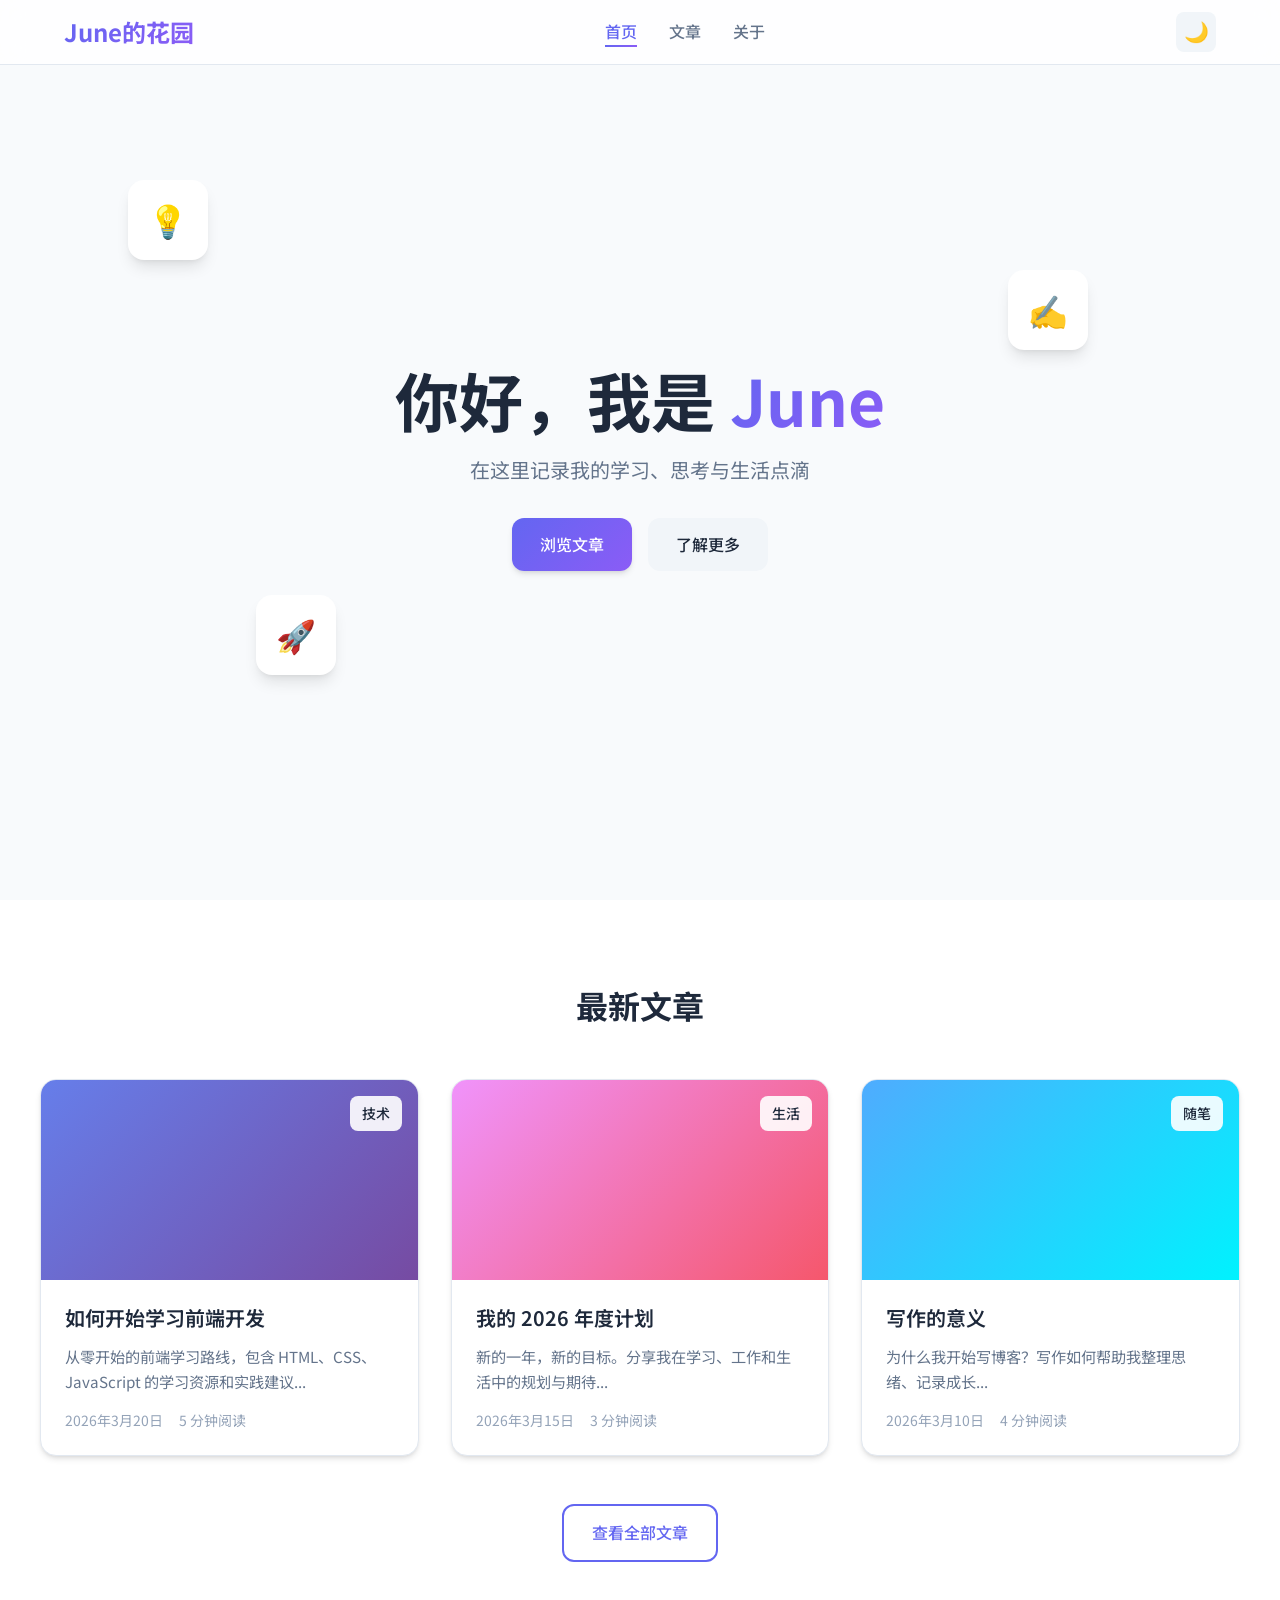
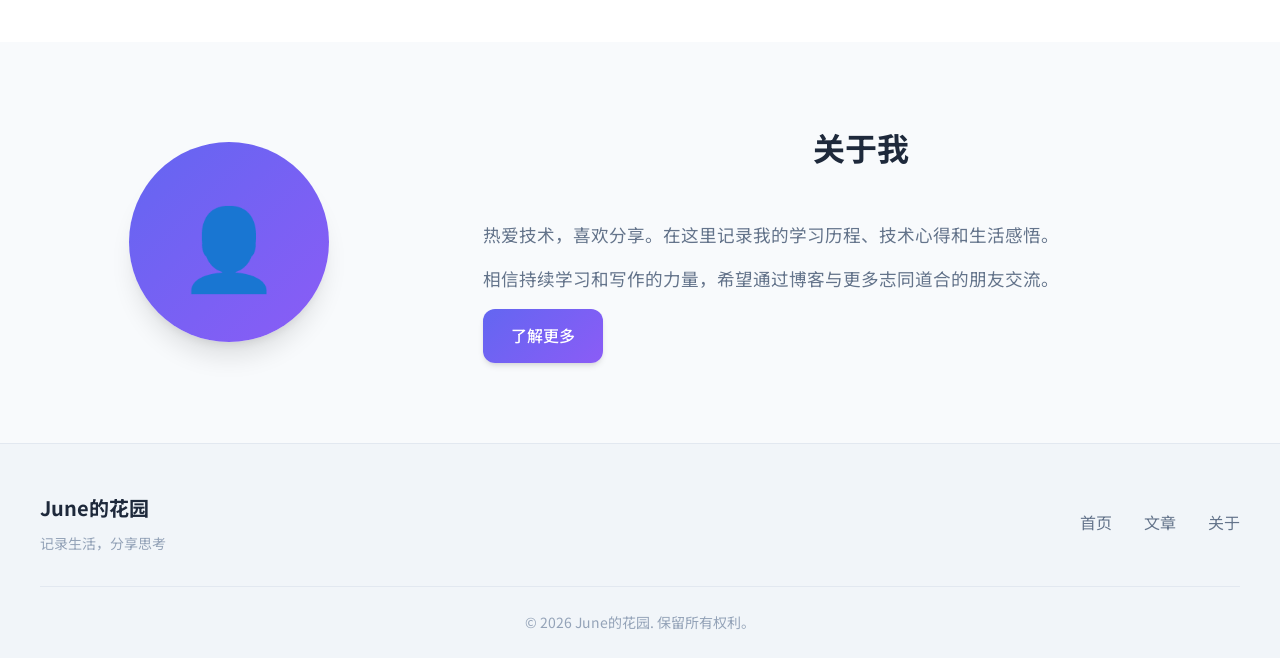
<file: index.html>
<!DOCTYPE html>
<html lang="zh-CN">
<head>
  <meta charset="UTF-8">
  <meta name="viewport" content="width=device-width, initial-scale=1.0">
  <title>我的博客 | 记录生活与思考</title>
  <link rel="stylesheet" href="style.css">
  <link rel="preconnect" href="https://fonts.googleapis.com">
  <link href="https://fonts.googleapis.com/css2?family=Noto+Sans+SC:wght@400;500;700&display=swap" rel="stylesheet">
</head>
<body>
  <!-- 导航栏 -->
  <nav class="navbar">
    <div class="nav-container">
      <a href="index.html" class="logo">June的花园</a>
      <ul class="nav-links">
        <li><a href="index.html" class="active">首页</a></li>
        <li><a href="articles.html">文章</a></li>
        <li><a href="about.html">关于</a></li>
      </ul>
      <button class="theme-toggle" id="themeToggle" aria-label="切换主题">
        <span class="theme-icon">🌙</span>
      </button>
      <button class="mobile-menu-btn" id="mobileMenuBtn" aria-label="菜单">
        <span></span>
        <span></span>
        <span></span>
      </button>
    </div>
  </nav>

  <!-- 英雄区域 -->
  <header class="hero">
    <div class="hero-content">
      <h1>你好，我是 <span class="highlight">June</span></h1>
      <p class="hero-desc">在这里记录我的学习、思考与生活点滴</p>
      <div class="hero-buttons">
        <a href="articles.html" class="btn btn-primary">浏览文章</a>
        <a href="about.html" class="btn btn-secondary">了解更多</a>
      </div>
    </div>
    <div class="hero-decoration">
      <div class="floating-card card-1">💡</div>
      <div class="floating-card card-2">✍️</div>
      <div class="floating-card card-3">🚀</div>
    </div>
  </header>

  <!-- 最新文章 -->
  <section class="section">
    <div class="container">
      <h2 class="section-title">最新文章</h2>
      <div class="articles-grid">
        <article class="article-card">
          <div class="article-image" style="background: linear-gradient(135deg, #667eea 0%, #764ba2 100%);">
            <span class="article-category">技术</span>
          </div>
          <div class="article-content">
            <h3 class="article-title">
              <a href="article-detail.html?id=1">如何开始学习前端开发</a>
            </h3>
            <p class="article-excerpt">从零开始的前端学习路线，包含 HTML、CSS、JavaScript 的学习资源和实践建议...</p>
            <div class="article-meta">
              <span class="article-date">2026年3月20日</span>
              <span class="article-readtime">5 分钟阅读</span>
            </div>
          </div>
        </article>

        <article class="article-card">
          <div class="article-image" style="background: linear-gradient(135deg, #f093fb 0%, #f5576c 100%);">
            <span class="article-category">生活</span>
          </div>
          <div class="article-content">
            <h3 class="article-title">
              <a href="article-detail.html?id=2">我的 2026 年度计划</a>
            </h3>
            <p class="article-excerpt">新的一年，新的目标。分享我在学习、工作和生活中的规划与期待...</p>
            <div class="article-meta">
              <span class="article-date">2026年3月15日</span>
              <span class="article-readtime">3 分钟阅读</span>
            </div>
          </div>
        </article>

        <article class="article-card">
          <div class="article-image" style="background: linear-gradient(135deg, #4facfe 0%, #00f2fe 100%);">
            <span class="article-category">随笔</span>
          </div>
          <div class="article-content">
            <h3 class="article-title">
              <a href="article-detail.html?id=3">写作的意义</a>
            </h3>
            <p class="article-excerpt">为什么我开始写博客？写作如何帮助我整理思绪、记录成长...</p>
            <div class="article-meta">
              <span class="article-date">2026年3月10日</span>
              <span class="article-readtime">4 分钟阅读</span>
            </div>
          </div>
        </article>
      </div>
      <div class="text-center">
        <a href="articles.html" class="btn btn-outline">查看全部文章</a>
      </div>
    </div>
  </section>

  <!-- 关于我 -->
  <section class="section section-alt">
    <div class="container">
      <div class="about-preview">
        <div class="about-image">
          <div class="avatar-placeholder">👤</div>
        </div>
        <div class="about-content">
          <h2 class="section-title">关于我</h2>
          <p>热爱技术，喜欢分享。在这里记录我的学习历程、技术心得和生活感悟。</p>
          <p>相信持续学习和写作的力量，希望通过博客与更多志同道合的朋友交流。</p>
          <a href="about.html" class="btn btn-primary">了解更多</a>
        </div>
      </div>
    </div>
  </section>

  <!-- 页脚 -->
  <footer class="footer">
    <div class="container">
      <div class="footer-content">
        <div class="footer-brand">
          <h3>June的花园</h3>
          <p>记录生活，分享思考</p>
        </div>
        <div class="footer-links">
          <a href="index.html">首页</a>
          <a href="articles.html">文章</a>
          <a href="about.html">关于</a>
        </div>
      </div>
      <div class="footer-bottom">
        <p>&copy; 2026 June的花园. 保留所有权利。</p>
      </div>
    </div>
  </footer>

  <script src="main.js"></script>
</body>
</html>
</file>
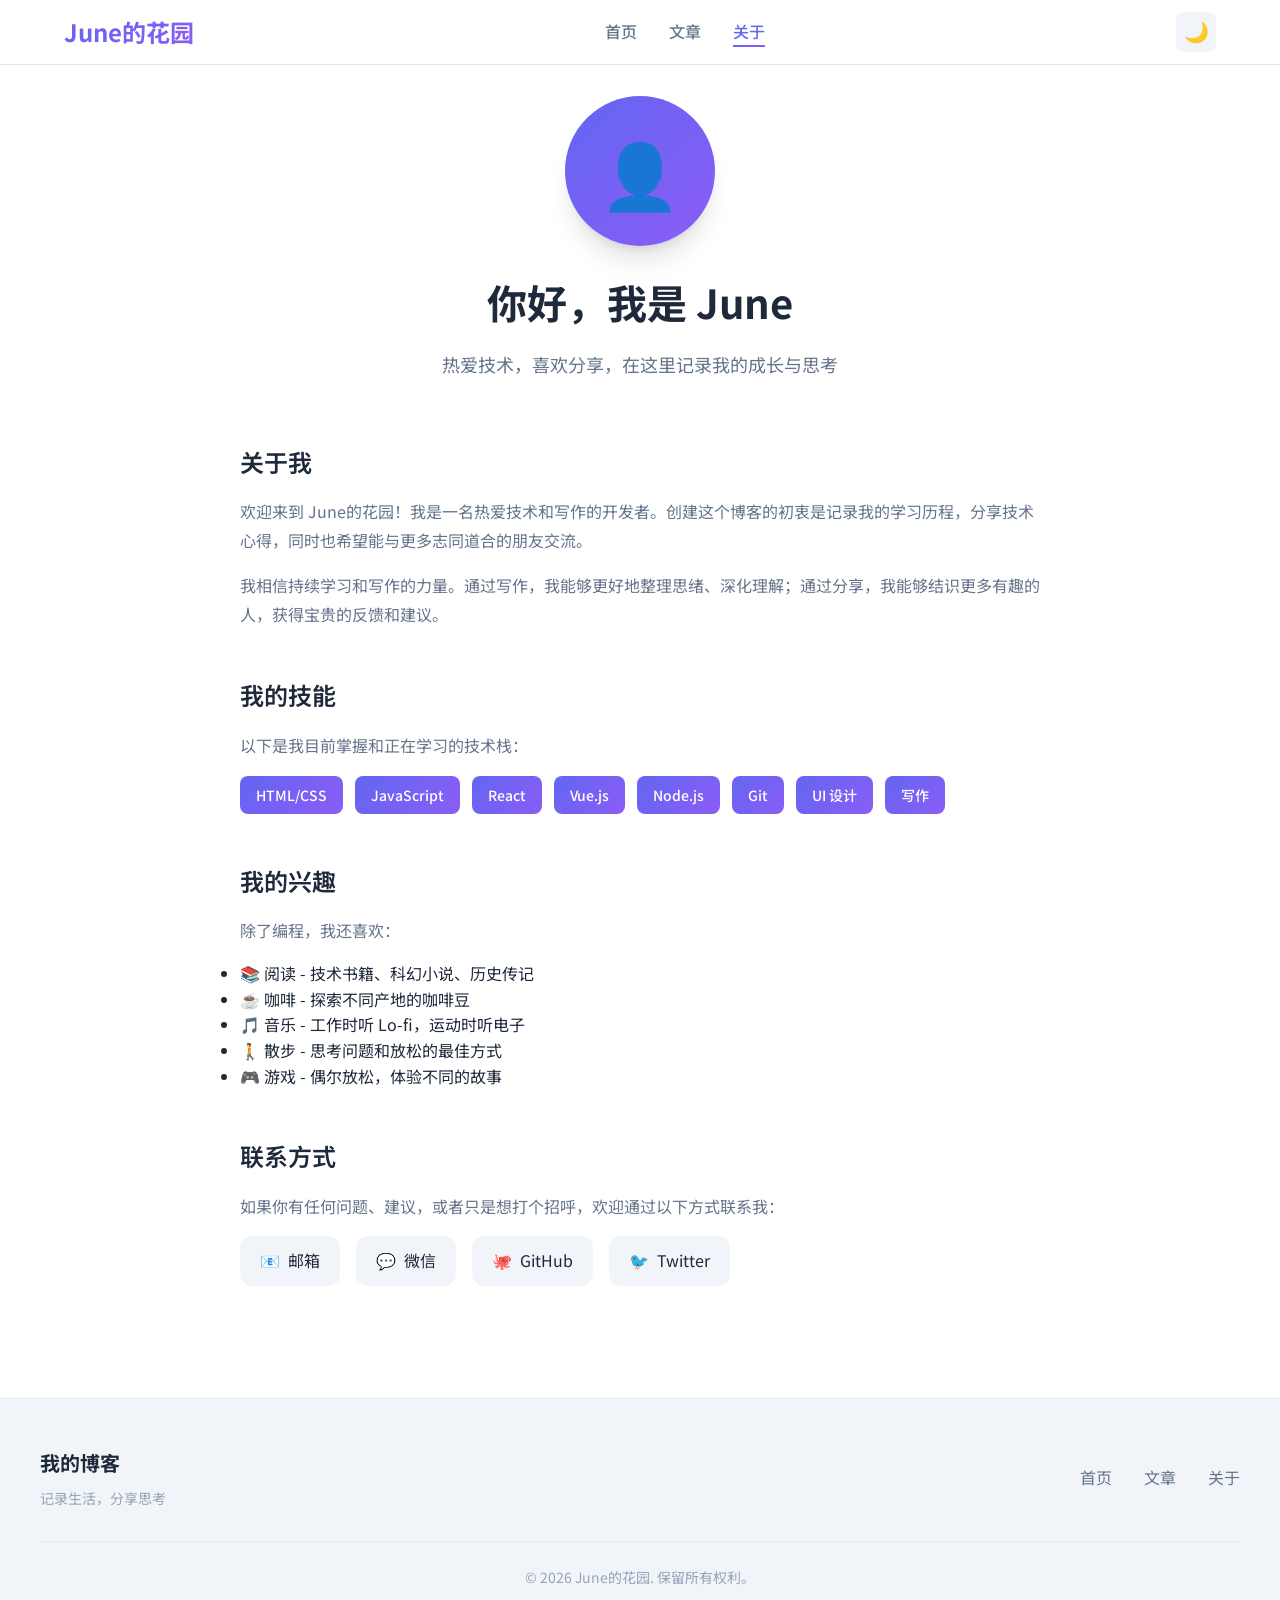
<file: about.html>
<!DOCTYPE html>
<html lang="zh-CN">
<head>
  <meta charset="UTF-8">
  <meta name="viewport" content="width=device-width, initial-scale=1.0">
  <title>关于我 | 我的博客</title>
  <link rel="stylesheet" href="style.css">
  <link rel="preconnect" href="https://fonts.googleapis.com">
  <link href="https://fonts.googleapis.com/css2?family=Noto+Sans+SC:wght@400;500;700&display=swap" rel="stylesheet">
</head>
<body>
  <!-- 导航栏 -->
  <nav class="navbar">
    <div class="nav-container">
      <a href="index.html" class="logo">June的花园</a>
      <ul class="nav-links">
        <li><a href="index.html">首页</a></li>
        <li><a href="articles.html">文章</a></li>
        <li><a href="about.html" class="active">关于</a></li>
      </ul>
      <button class="theme-toggle" id="themeToggle" aria-label="切换主题">
        <span class="theme-icon">🌙</span>
      </button>
      <button class="mobile-menu-btn" id="mobileMenuBtn" aria-label="菜单">
        <span></span>
        <span></span>
        <span></span>
      </button>
    </div>
  </nav>

  <!-- 关于页面内容 -->
  <main class="about-page">
    <section class="about-hero">
      <div class="avatar-placeholder">👤</div>
      <h1>你好，我是 June</h1>
      <p>热爱技术，喜欢分享，在这里记录我的成长与思考</p>
    </section>

    <section class="about-section">
      <h2>关于我</h2>
      <p>欢迎来到 June的花园！我是一名热爱技术和写作的开发者。创建这个博客的初衷是记录我的学习历程，分享技术心得，同时也希望能与更多志同道合的朋友交流。</p>
      <p>我相信持续学习和写作的力量。通过写作，我能够更好地整理思绪、深化理解；通过分享，我能够结识更多有趣的人，获得宝贵的反馈和建议。</p>
    </section>

    <section class="about-section">
      <h2>我的技能</h2>
      <p>以下是我目前掌握和正在学习的技术栈：</p>
      <div class="skills-list">
        <span class="skill-tag">HTML/CSS</span>
        <span class="skill-tag">JavaScript</span>
        <span class="skill-tag">React</span>
        <span class="skill-tag">Vue.js</span>
        <span class="skill-tag">Node.js</span>
        <span class="skill-tag">Git</span>
        <span class="skill-tag">UI 设计</span>
        <span class="skill-tag">写作</span>
      </div>
    </section>

    <section class="about-section">
      <h2>我的兴趣</h2>
      <p>除了编程，我还喜欢：</p>
      <ul>
        <li>📚 阅读 - 技术书籍、科幻小说、历史传记</li>
        <li>☕ 咖啡 - 探索不同产地的咖啡豆</li>
        <li>🎵 音乐 - 工作时听 Lo-fi，运动时听电子</li>
        <li>🚶 散步 - 思考问题和放松的最佳方式</li>
        <li>🎮 游戏 - 偶尔放松，体验不同的故事</li>
      </ul>
    </section>

    <section class="about-section">
      <h2>联系方式</h2>
      <p>如果你有任何问题、建议，或者只是想打个招呼，欢迎通过以下方式联系我：</p>
      <div class="contact-links">
        <a href="mailto:hello@example.com" class="contact-link">
          <span>📧</span> 邮箱
        </a>
        <a href="#" class="contact-link">
          <span>💬</span> 微信
        </a>
        <a href="#" class="contact-link">
          <span>🐙</span> GitHub
        </a>
        <a href="#" class="contact-link">
          <span>🐦</span> Twitter
        </a>
      </div>
    </section>
  </main>

  <!-- 页脚 -->
  <footer class="footer">
    <div class="container">
      <div class="footer-content">
        <div class="footer-brand">
          <h3>我的博客</h3>
          <p>记录生活，分享思考</p>
        </div>
        <div class="footer-links">
          <a href="index.html">首页</a>
          <a href="articles.html">文章</a>
          <a href="about.html">关于</a>
        </div>
      </div>
      <div class="footer-bottom">
        <p>&copy; 2026 June的花园. 保留所有权利。</p>
      </div>
    </div>
  </footer>

  <script src="main.js"></script>
</body>
</html>
</file>
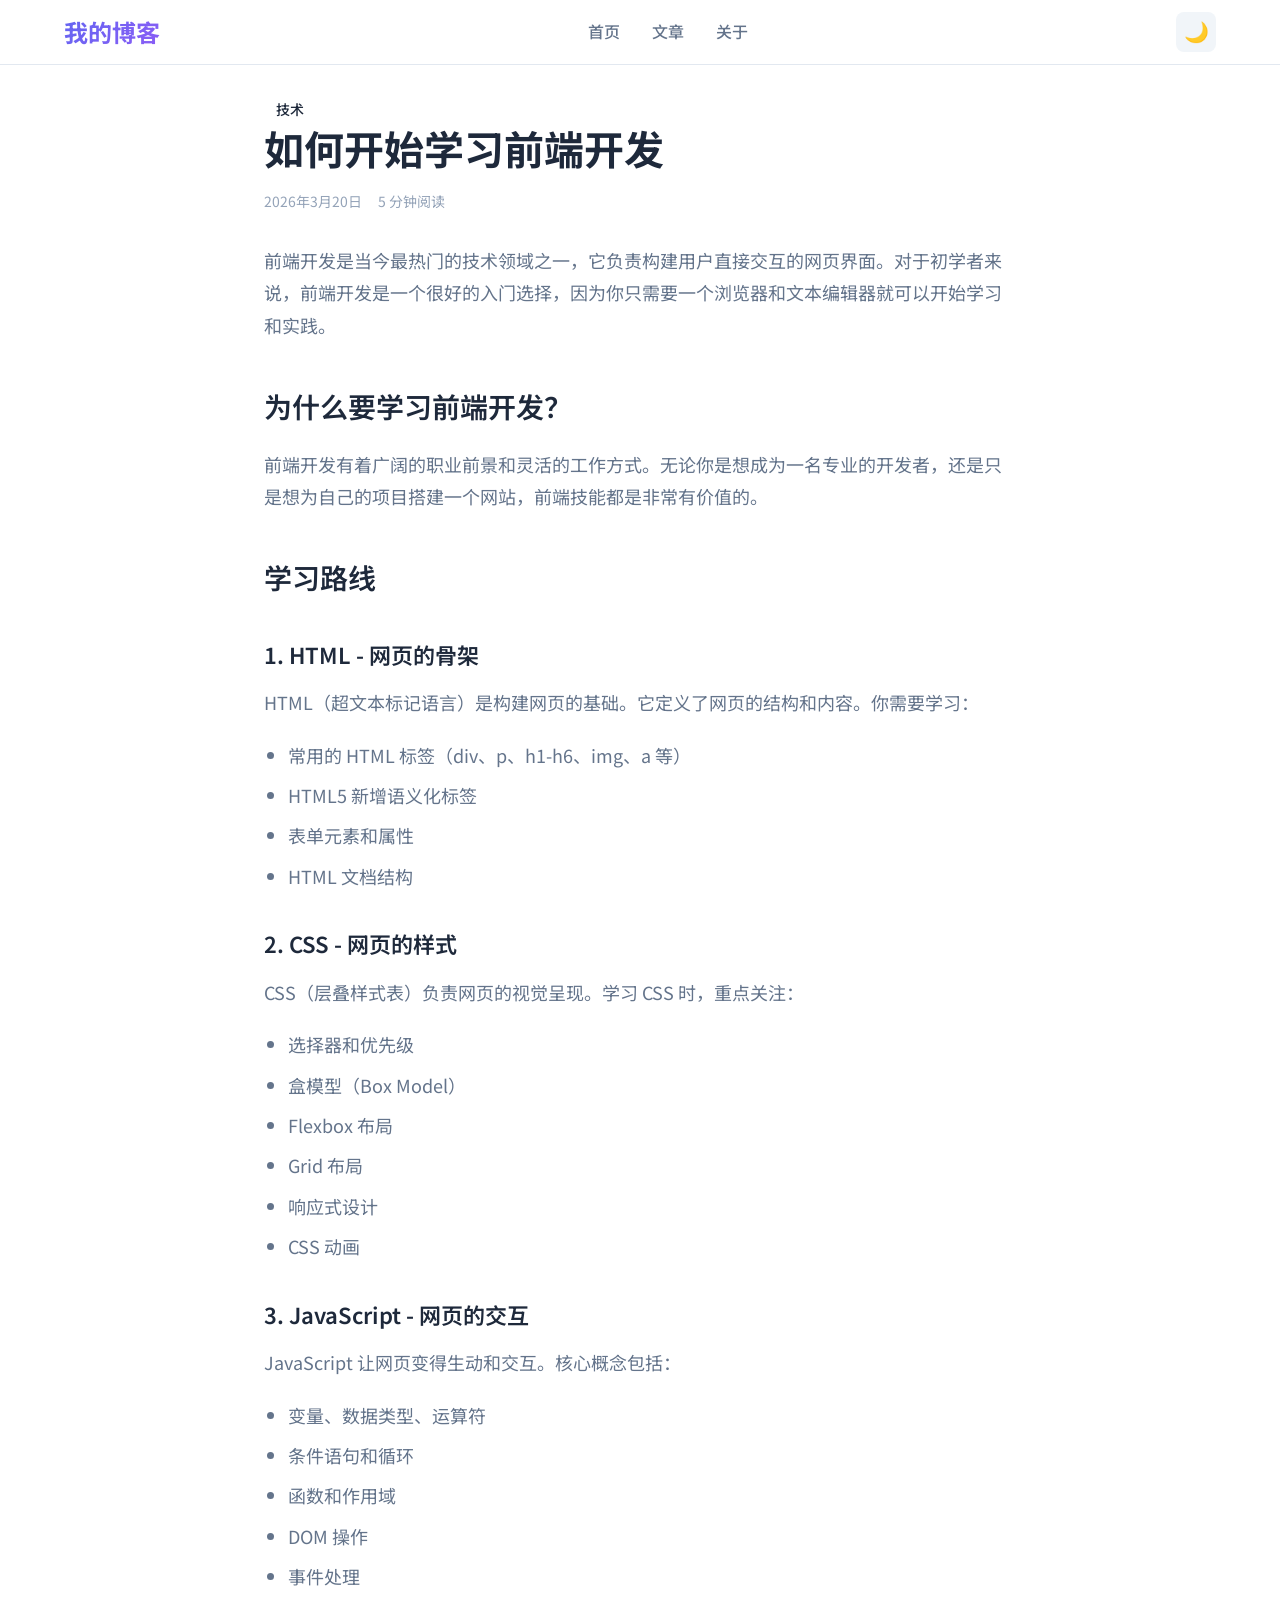
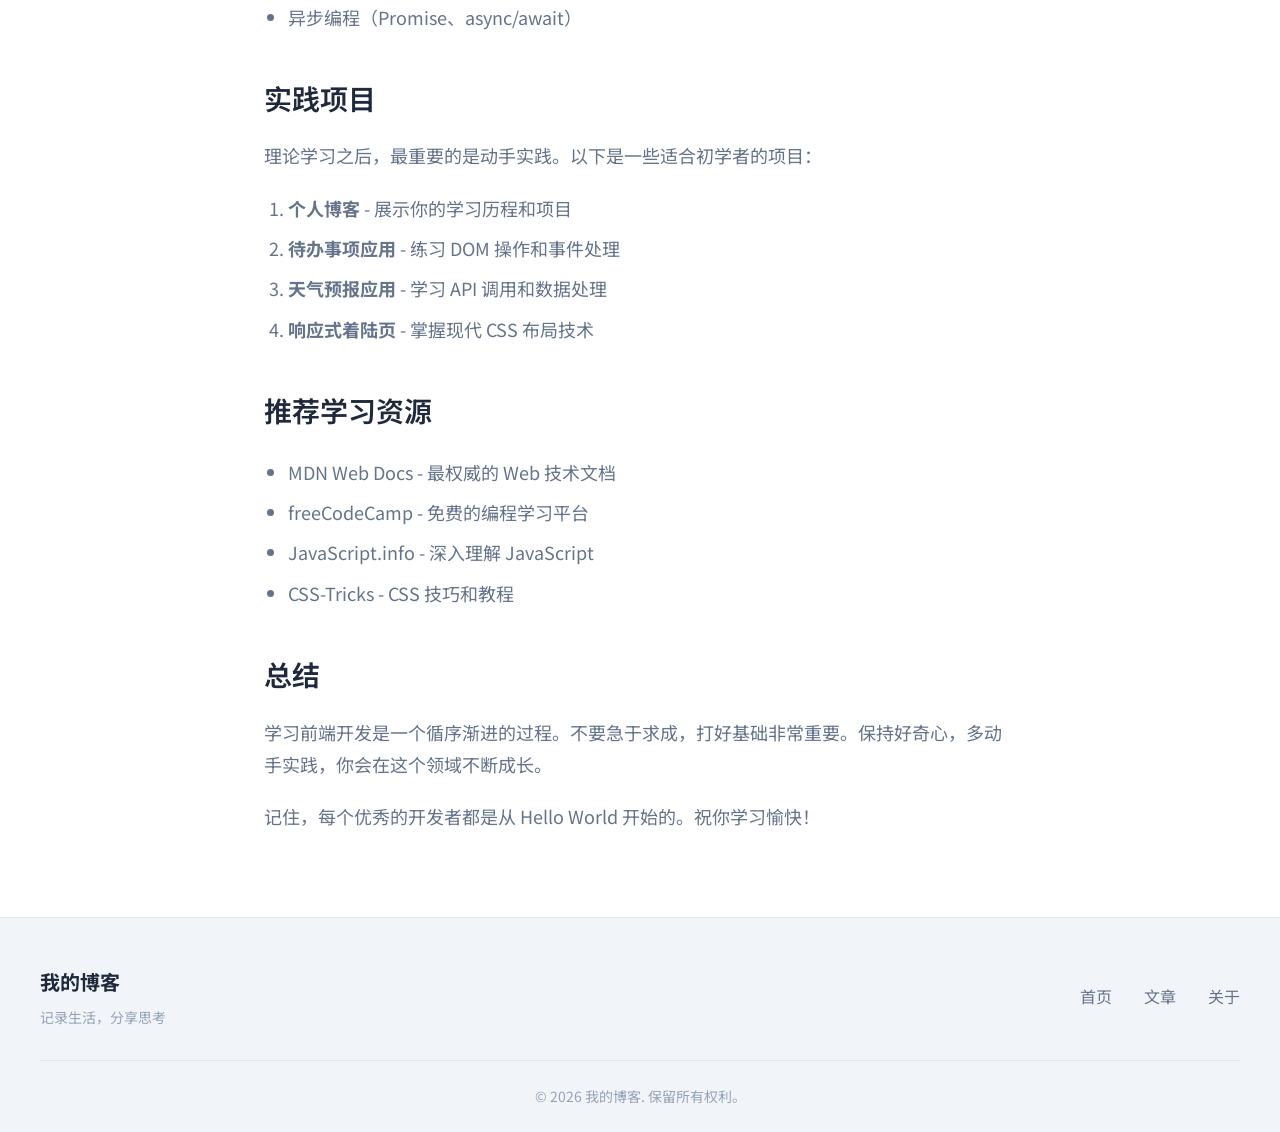
<file: article-detail.html>
<!DOCTYPE html>
<html lang="zh-CN">
<head>
  <meta charset="UTF-8">
  <meta name="viewport" content="width=device-width, initial-scale=1.0">
  <title>文章详情 | June的花园</title>
  <link rel="stylesheet" href="style.css">
  <link rel="preconnect" href="https://fonts.googleapis.com">
  <link href="https://fonts.googleapis.com/css2?family=Noto+Sans+SC:wght@400;500;700&display=swap" rel="stylesheet">
</head>
<body>
  <!-- 导航栏 -->
  <nav class="navbar">
    <div class="nav-container">
      <a href="index.html" class="logo">我的博客</a>
      <ul class="nav-links">
        <li><a href="index.html">首页</a></li>
        <li><a href="articles.html">文章</a></li>
        <li><a href="about.html">关于</a></li>
      </ul>
      <button class="theme-toggle" id="themeToggle" aria-label="切换主题">
        <span class="theme-icon">🌙</span>
      </button>
      <button class="mobile-menu-btn" id="mobileMenuBtn" aria-label="菜单">
        <span></span>
        <span></span>
        <span></span>
      </button>
    </div>
  </nav>

  <!-- 文章详情 -->
  <article class="article-detail">
    <header class="article-header">
      <span class="article-category" id="articleCategory">技术</span>
      <h1 id="articleTitle">如何开始学习前端开发</h1>
      <div class="article-meta">
        <span id="articleDate">2026年3月20日</span>
        <span id="articleReadtime">5 分钟阅读</span>
      </div>
    </header>

    <div class="article-body" id="articleContent">
      <p>前端开发是当今最热门的技术领域之一，它负责构建用户直接交互的网页界面。对于初学者来说，前端开发是一个很好的入门选择，因为你只需要一个浏览器和文本编辑器就可以开始学习和实践。</p>

      <h2>为什么要学习前端开发？</h2>
      <p>前端开发有着广阔的职业前景和灵活的工作方式。无论你是想成为一名专业的开发者，还是只是想为自己的项目搭建一个网站，前端技能都是非常有价值的。</p>

      <h2>学习路线</h2>
      <h3>1. HTML - 网页的骨架</h3>
      <p>HTML（超文本标记语言）是构建网页的基础。它定义了网页的结构和内容。你需要学习：</p>
      <ul>
        <li>常用的 HTML 标签（div、p、h1-h6、img、a 等）</li>
        <li>HTML5 新增语义化标签</li>
        <li>表单元素和属性</li>
        <li>HTML 文档结构</li>
      </ul>

      <h3>2. CSS - 网页的样式</h3>
      <p>CSS（层叠样式表）负责网页的视觉呈现。学习 CSS 时，重点关注：</p>
      <ul>
        <li>选择器和优先级</li>
        <li>盒模型（Box Model）</li>
        <li>Flexbox 布局</li>
        <li>Grid 布局</li>
        <li>响应式设计</li>
        <li>CSS 动画</li>
      </ul>

      <h3>3. JavaScript - 网页的交互</h3>
      <p>JavaScript 让网页变得生动和交互。核心概念包括：</p>
      <ul>
        <li>变量、数据类型、运算符</li>
        <li>条件语句和循环</li>
        <li>函数和作用域</li>
        <li>DOM 操作</li>
        <li>事件处理</li>
        <li>异步编程（Promise、async/await）</li>
      </ul>

      <h2>实践项目</h2>
      <p>理论学习之后，最重要的是动手实践。以下是一些适合初学者的项目：</p>
      <ol>
        <li><strong>个人博客</strong> - 展示你的学习历程和项目</li>
        <li><strong>待办事项应用</strong> - 练习 DOM 操作和事件处理</li>
        <li><strong>天气预报应用</strong> - 学习 API 调用和数据处理</li>
        <li><strong>响应式着陆页</strong> - 掌握现代 CSS 布局技术</li>
      </ol>

      <h2>推荐学习资源</h2>
      <ul>
        <li>MDN Web Docs - 最权威的 Web 技术文档</li>
        <li>freeCodeCamp - 免费的编程学习平台</li>
        <li>JavaScript.info - 深入理解 JavaScript</li>
        <li>CSS-Tricks - CSS 技巧和教程</li>
      </ul>

      <h2>总结</h2>
      <p>学习前端开发是一个循序渐进的过程。不要急于求成，打好基础非常重要。保持好奇心，多动手实践，你会在这个领域不断成长。</p>

      <p>记住，每个优秀的开发者都是从 Hello World 开始的。祝你学习愉快！</p>
    </div>
  </article>

  <!-- 页脚 -->
  <footer class="footer">
    <div class="container">
      <div class="footer-content">
        <div class="footer-brand">
          <h3>我的博客</h3>
          <p>记录生活，分享思考</p>
        </div>
        <div class="footer-links">
          <a href="index.html">首页</a>
          <a href="articles.html">文章</a>
          <a href="about.html">关于</a>
        </div>
      </div>
      <div class="footer-bottom">
        <p>&copy; 2026 我的博客. 保留所有权利。</p>
      </div>
    </div>
  </footer>

  <script src="main.js"></script>
  <script>
    // 简单的文章数据（实际项目中可以从后端 API 获取）
    const articles = {
      1: {
        title: "如何开始学习前端开发",
        category: "技术",
        date: "2026年3月20日",
        readtime: "5 分钟阅读"
      },
      2: {
        title: "我的 2026 年度计划",
        category: "生活",
        date: "2026年3月15日",
        readtime: "3 分钟阅读"
      },
      3: {
        title: "写作的意义",
        category: "随笔",
        date: "2026年3月10日",
        readtime: "4 分钟阅读"
      }
    };

    // 根据 URL 参数加载文章
    const urlParams = new URLSearchParams(window.location.search);
    const articleId = urlParams.get('id');
    
    if (articleId && articles[articleId]) {
      const article = articles[articleId];
      document.getElementById('articleTitle').textContent = article.title;
      document.getElementById('articleCategory').textContent = article.category;
      document.getElementById('articleDate').textContent = article.date;
      document.getElementById('articleReadtime').textContent = article.readtime;
      document.title = article.title + " | June的花园";
    }
  </script>
</body>
</html>
</file>
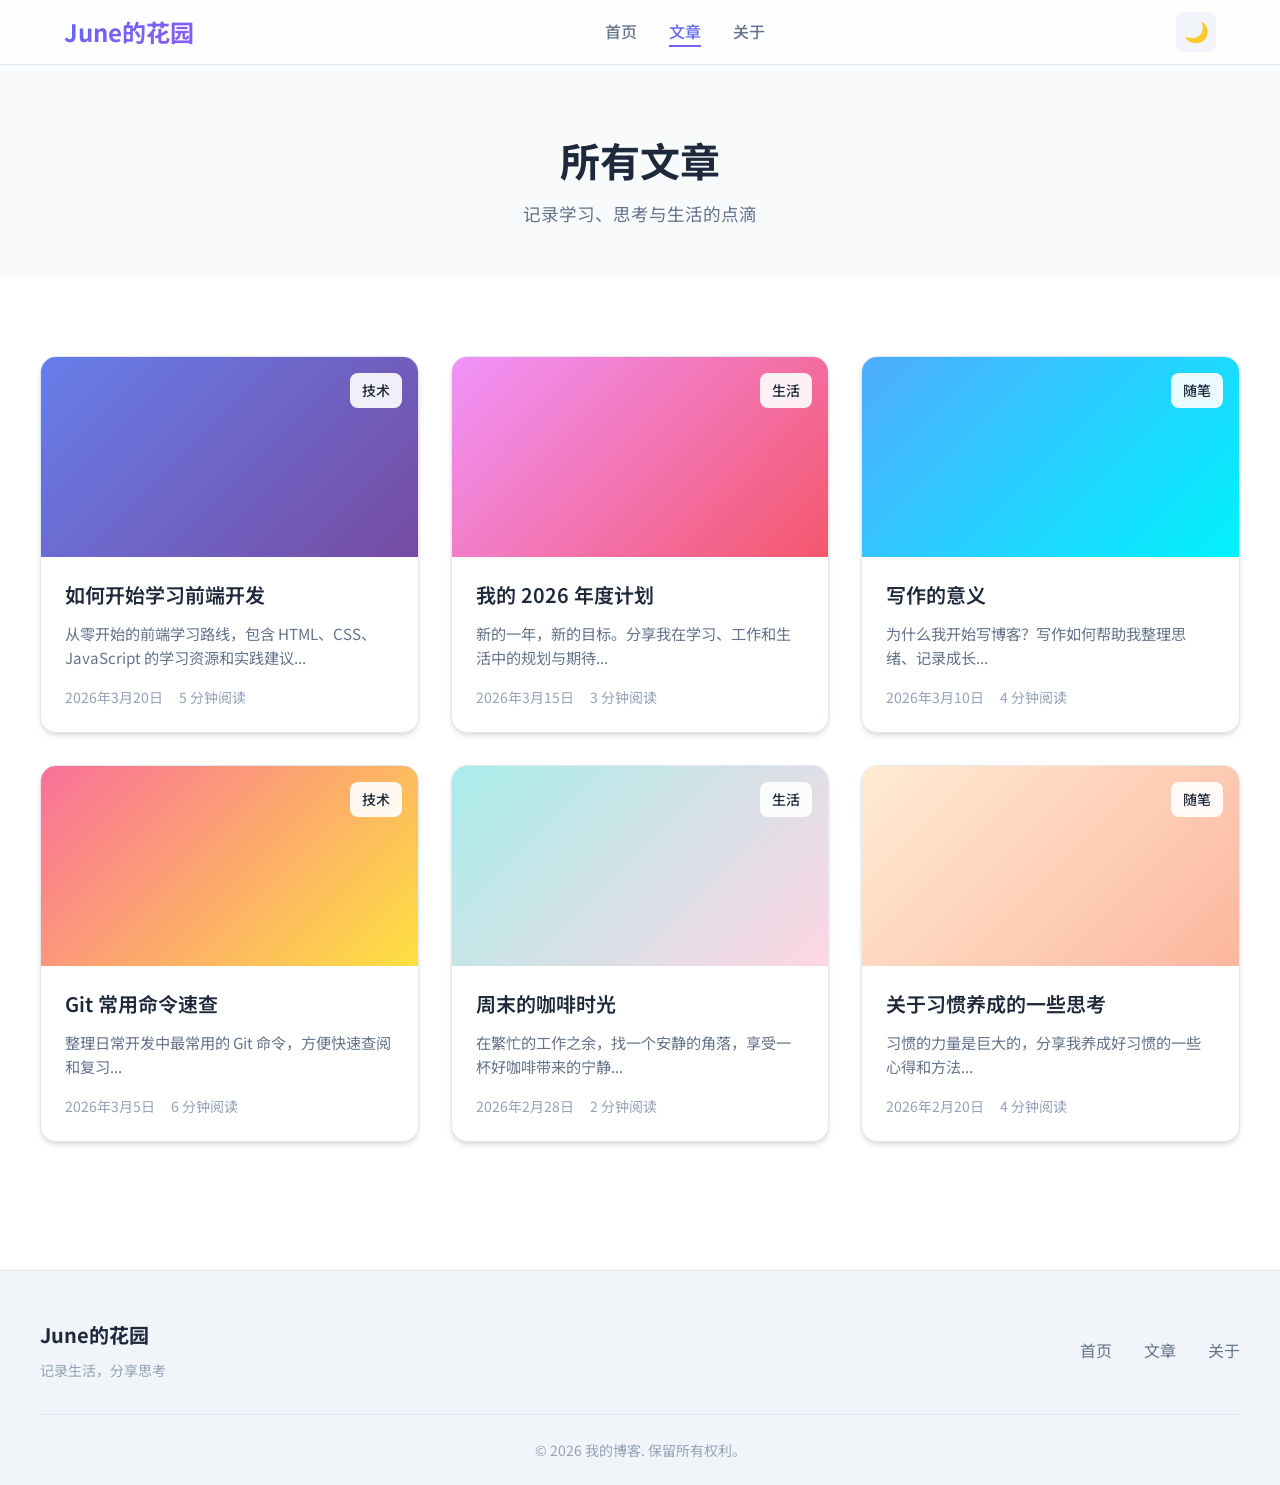
<file: articles.html>
<!DOCTYPE html>
<html lang="zh-CN">
<head>
  <meta charset="UTF-8">
  <meta name="viewport" content="width=device-width, initial-scale=1.0">
  <title>所有文章 | 我的博客</title>
  <link rel="stylesheet" href="style.css">
  <link rel="preconnect" href="https://fonts.googleapis.com">
  <link href="https://fonts.googleapis.com/css2?family=Noto+Sans+SC:wght@400;500;700&display=swap" rel="stylesheet">
</head>
<body>
  <!-- 导航栏 -->
  <nav class="navbar">
    <div class="nav-container">
      <a href="index.html" class="logo">June的花园</a>
      <ul class="nav-links">
        <li><a href="index.html">首页</a></li>
        <li><a href="articles.html" class="active">文章</a></li>
        <li><a href="about.html">关于</a></li>
      </ul>
      <button class="theme-toggle" id="themeToggle" aria-label="切换主题">
        <span class="theme-icon">🌙</span>
      </button>
      <button class="mobile-menu-btn" id="mobileMenuBtn" aria-label="菜单">
        <span></span>
        <span></span>
        <span></span>
      </button>
    </div>
  </nav>

  <!-- 页面标题 -->
  <header class="page-header">
    <h1>所有文章</h1>
    <p>记录学习、思考与生活的点滴</p>
  </header>

  <!-- 文章列表 -->
  <section class="section">
    <div class="container">
      <div class="articles-grid">
        <article class="article-card">
          <div class="article-image" style="background: linear-gradient(135deg, #667eea 0%, #764ba2 100%);">
            <span class="article-category">技术</span>
          </div>
          <div class="article-content">
            <h3 class="article-title">
              <a href="article-detail.html?id=1">如何开始学习前端开发</a>
            </h3>
            <p class="article-excerpt">从零开始的前端学习路线，包含 HTML、CSS、JavaScript 的学习资源和实践建议...</p>
            <div class="article-meta">
              <span class="article-date">2026年3月20日</span>
              <span class="article-readtime">5 分钟阅读</span>
            </div>
          </div>
        </article>

        <article class="article-card">
          <div class="article-image" style="background: linear-gradient(135deg, #f093fb 0%, #f5576c 100%);">
            <span class="article-category">生活</span>
          </div>
          <div class="article-content">
            <h3 class="article-title">
              <a href="article-detail.html?id=2">我的 2026 年度计划</a>
            </h3>
            <p class="article-excerpt">新的一年，新的目标。分享我在学习、工作和生活中的规划与期待...</p>
            <div class="article-meta">
              <span class="article-date">2026年3月15日</span>
              <span class="article-readtime">3 分钟阅读</span>
            </div>
          </div>
        </article>

        <article class="article-card">
          <div class="article-image" style="background: linear-gradient(135deg, #4facfe 0%, #00f2fe 100%);">
            <span class="article-category">随笔</span>
          </div>
          <div class="article-content">
            <h3 class="article-title">
              <a href="article-detail.html?id=3">写作的意义</a>
            </h3>
            <p class="article-excerpt">为什么我开始写博客？写作如何帮助我整理思绪、记录成长...</p>
            <div class="article-meta">
              <span class="article-date">2026年3月10日</span>
              <span class="article-readtime">4 分钟阅读</span>
            </div>
          </div>
        </article>

        <article class="article-card">
          <div class="article-image" style="background: linear-gradient(135deg, #fa709a 0%, #fee140 100%);">
            <span class="article-category">技术</span>
          </div>
          <div class="article-content">
            <h3 class="article-title">
              <a href="article-detail.html?id=4">Git 常用命令速查</a>
            </h3>
            <p class="article-excerpt">整理日常开发中最常用的 Git 命令，方便快速查阅和复习...</p>
            <div class="article-meta">
              <span class="article-date">2026年3月5日</span>
              <span class="article-readtime">6 分钟阅读</span>
            </div>
          </div>
        </article>

        <article class="article-card">
          <div class="article-image" style="background: linear-gradient(135deg, #a8edea 0%, #fed6e3 100%);">
            <span class="article-category">生活</span>
          </div>
          <div class="article-content">
            <h3 class="article-title">
              <a href="article-detail.html?id=5">周末的咖啡时光</a>
            </h3>
            <p class="article-excerpt">在繁忙的工作之余，找一个安静的角落，享受一杯好咖啡带来的宁静...</p>
            <div class="article-meta">
              <span class="article-date">2026年2月28日</span>
              <span class="article-readtime">2 分钟阅读</span>
            </div>
          </div>
        </article>

        <article class="article-card">
          <div class="article-image" style="background: linear-gradient(135deg, #ffecd2 0%, #fcb69f 100%);">
            <span class="article-category">随笔</span>
          </div>
          <div class="article-content">
            <h3 class="article-title">
              <a href="article-detail.html?id=6">关于习惯养成的一些思考</a>
            </h3>
            <p class="article-excerpt">习惯的力量是巨大的，分享我养成好习惯的一些心得和方法...</p>
            <div class="article-meta">
              <span class="article-date">2026年2月20日</span>
              <span class="article-readtime">4 分钟阅读</span>
            </div>
          </div>
        </article>
      </div>
    </div>
  </section>

  <!-- 页脚 -->
  <footer class="footer">
    <div class="container">
      <div class="footer-content">
        <div class="footer-brand">
          <h3>June的花园</h3>
          <p>记录生活，分享思考</p>
        </div>
        <div class="footer-links">
          <a href="index.html">首页</a>
          <a href="articles.html">文章</a>
          <a href="about.html">关于</a>
        </div>
      </div>
      <div class="footer-bottom">
        <p>&copy; 2026 我的博客. 保留所有权利。</p>
      </div>
    </div>
  </footer>

  <script src="main.js"></script>
</body>
</html>
</file>
<file: style.css>
/* ===== 基础变量 ===== */
:root {
  /* 亮色主题 */
  --bg-primary: #ffffff;
  --bg-secondary: #f8fafc;
  --bg-tertiary: #f1f5f9;
  --text-primary: #1e293b;
  --text-secondary: #64748b;
  --text-muted: #94a3b8;
  --accent-primary: #6366f1;
  --accent-secondary: #8b5cf6;
  --accent-gradient: linear-gradient(135deg, #6366f1 0%, #8b5cf6 100%);
  --border-color: #e2e8f0;
  --shadow-sm: 0 1px 2px 0 rgb(0 0 0 / 0.05);
  --shadow-md: 0 4px 6px -1px rgb(0 0 0 / 0.1), 0 2px 4px -2px rgb(0 0 0 / 0.1);
  --shadow-lg: 0 10px 15px -3px rgb(0 0 0 / 0.1), 0 4px 6px -4px rgb(0 0 0 / 0.1);
  --shadow-xl: 0 20px 25px -5px rgb(0 0 0 / 0.1), 0 8px 10px -6px rgb(0 0 0 / 0.1);
  --radius-sm: 0.375rem;
  --radius-md: 0.5rem;
  --radius-lg: 0.75rem;
  --radius-xl: 1rem;
  --transition: all 0.3s cubic-bezier(0.4, 0, 0.2, 1);
}

/* 暗色主题 */
[data-theme="dark"] {
  --bg-primary: #0f172a;
  --bg-secondary: #1e293b;
  --bg-tertiary: #334155;
  --text-primary: #f1f5f9;
  --text-secondary: #cbd5e1;
  --text-muted: #94a3b8;
  --accent-primary: #60a5fa;
  --accent-secondary: #22d3ee;
  --accent-gradient: linear-gradient(135deg, #60a5fa 0%, #22d3ee 100%);
  --border-color: #334155;
  --shadow-sm: 0 1px 2px 0 rgb(0 0 0 / 0.3);
  --shadow-md: 0 4px 6px -1px rgb(0 0 0 / 0.4), 0 2px 4px -2px rgb(0 0 0 / 0.4);
  --shadow-lg: 0 10px 15px -3px rgb(0 0 0 / 0.4), 0 4px 6px -4px rgb(0 0 0 / 0.4);
  --shadow-xl: 0 20px 25px -5px rgb(0 0 0 / 0.5), 0 8px 10px -6px rgb(0 0 0 / 0.5);
}

/* ===== 重置样式 ===== */
*, *::before, *::after {
  box-sizing: border-box;
  margin: 0;
  padding: 0;
}

html {
  scroll-behavior: smooth;
}

body {
  font-family: 'Noto Sans SC', -apple-system, BlinkMacSystemFont, 'Segoe UI', Roboto, sans-serif;
  background-color: var(--bg-primary);
  color: var(--text-primary);
  line-height: 1.6;
  transition: var(--transition);
}

a {
  color: inherit;
  text-decoration: none;
}

img {
  max-width: 100%;
  height: auto;
}

/* ===== 导航栏 ===== */
.navbar {
  position: fixed;
  top: 0;
  left: 0;
  right: 0;
  z-index: 1000;
  background: rgba(255, 255, 255, 0.8);
  backdrop-filter: blur(12px);
  -webkit-backdrop-filter: blur(12px);
  border-bottom: 1px solid var(--border-color);
  transition: var(--transition);
}

[data-theme="dark"] .navbar {
  background: rgba(15, 23, 42, 0.8);
}

.nav-container {
  max-width: 1200px;
  margin: 0 auto;
  padding: 0 1.5rem;
  height: 4rem;
  display: flex;
  align-items: center;
  justify-content: space-between;
}

.logo {
  font-size: 1.5rem;
  font-weight: 700;
  background: var(--accent-gradient);
  -webkit-background-clip: text;
  -webkit-text-fill-color: transparent;
  background-clip: text;
}

.nav-links {
  display: flex;
  list-style: none;
  gap: 2rem;
}

.nav-links a {
  font-weight: 500;
  color: var(--text-secondary);
  transition: var(--transition);
  position: relative;
}

.nav-links a:hover,
.nav-links a.active {
  color: var(--accent-primary);
}

.nav-links a::after {
  content: '';
  position: absolute;
  bottom: -4px;
  left: 0;
  width: 0;
  height: 2px;
  background: var(--accent-gradient);
  transition: var(--transition);
}

.nav-links a:hover::after,
.nav-links a.active::after {
  width: 100%;
}

.theme-toggle {
  background: var(--bg-tertiary);
  border: none;
  width: 2.5rem;
  height: 2.5rem;
  border-radius: var(--radius-md);
  cursor: pointer;
  display: flex;
  align-items: center;
  justify-content: center;
  transition: var(--transition);
  font-size: 1.25rem;
}

.theme-toggle:hover {
  transform: scale(1.1);
}

.mobile-menu-btn {
  display: none;
  background: none;
  border: none;
  cursor: pointer;
  flex-direction: column;
  gap: 5px;
  padding: 5px;
}

.mobile-menu-btn span {
  display: block;
  width: 25px;
  height: 2px;
  background: var(--text-primary);
  transition: var(--transition);
}

/* ===== 英雄区域 ===== */
.hero {
  min-height: 100vh;
  display: flex;
  align-items: center;
  justify-content: center;
  padding: 6rem 1.5rem 4rem;
  position: relative;
  overflow: hidden;
  background: var(--bg-secondary);
}

.hero-content {
  text-align: center;
  max-width: 600px;
  z-index: 1;
}

.hero h1 {
  font-size: clamp(2.5rem, 5vw, 4rem);
  font-weight: 700;
  margin-bottom: 1rem;
  line-height: 1.2;
}

.highlight {
  background: var(--accent-gradient);
  -webkit-background-clip: text;
  -webkit-text-fill-color: transparent;
  background-clip: text;
}

.hero-desc {
  font-size: 1.25rem;
  color: var(--text-secondary);
  margin-bottom: 2rem;
}

.hero-buttons {
  display: flex;
  gap: 1rem;
  justify-content: center;
  flex-wrap: wrap;
}

/* 浮动装饰 */
.hero-decoration {
  position: absolute;
  inset: 0;
  pointer-events: none;
}

.floating-card {
  position: absolute;
  width: 80px;
  height: 80px;
  background: var(--bg-primary);
  border-radius: var(--radius-xl);
  display: flex;
  align-items: center;
  justify-content: center;
  font-size: 2rem;
  box-shadow: var(--shadow-lg);
  animation: float 6s ease-in-out infinite;
}

.card-1 {
  top: 20%;
  left: 10%;
  animation-delay: 0s;
}

.card-2 {
  top: 30%;
  right: 15%;
  animation-delay: 2s;
}

.card-3 {
  bottom: 25%;
  left: 20%;
  animation-delay: 4s;
}

@keyframes float {
  0%, 100% { transform: translateY(0) rotate(0deg); }
  50% { transform: translateY(-20px) rotate(5deg); }
}

/* ===== 按钮样式 ===== */
.btn {
  display: inline-flex;
  align-items: center;
  justify-content: center;
  padding: 0.875rem 1.75rem;
  font-size: 1rem;
  font-weight: 500;
  border-radius: var(--radius-lg);
  transition: var(--transition);
  cursor: pointer;
  border: none;
}

.btn-primary {
  background: var(--accent-gradient);
  color: white;
  box-shadow: var(--shadow-md);
}

.btn-primary:hover {
  transform: translateY(-2px);
  box-shadow: var(--shadow-lg);
}

.btn-secondary {
  background: var(--bg-tertiary);
  color: var(--text-primary);
}

.btn-secondary:hover {
  background: var(--border-color);
}

.btn-outline {
  background: transparent;
  color: var(--accent-primary);
  border: 2px solid var(--accent-primary);
}

.btn-outline:hover {
  background: var(--accent-primary);
  color: white;
}

/* ===== 通用区块 ===== */
.section {
  padding: 5rem 1.5rem;
}

.section-alt {
  background: var(--bg-secondary);
}

.container {
  max-width: 1200px;
  margin: 0 auto;
}

.section-title {
  font-size: 2rem;
  font-weight: 700;
  text-align: center;
  margin-bottom: 3rem;
  color: var(--text-primary);
}

.text-center {
  text-align: center;
}

/* ===== 文章卡片网格 ===== */
.articles-grid {
  display: grid;
  grid-template-columns: repeat(auto-fill, minmax(320px, 1fr));
  gap: 2rem;
  margin-bottom: 3rem;
}

.article-card {
  background: var(--bg-primary);
  border-radius: var(--radius-xl);
  overflow: hidden;
  box-shadow: var(--shadow-md);
  transition: var(--transition);
  border: 1px solid var(--border-color);
}

.article-card:hover {
  transform: translateY(-8px);
  box-shadow: var(--shadow-xl);
}

.article-image {
  height: 200px;
  position: relative;
  display: flex;
  align-items: flex-start;
  justify-content: flex-end;
  padding: 1rem;
}

.article-category {
  background: rgba(255, 255, 255, 0.9);
  color: var(--text-primary);
  padding: 0.375rem 0.75rem;
  border-radius: var(--radius-md);
  font-size: 0.875rem;
  font-weight: 500;
}

.article-content {
  padding: 1.5rem;
}

.article-title {
  font-size: 1.25rem;
  font-weight: 600;
  margin-bottom: 0.75rem;
  line-height: 1.4;
}

.article-title a:hover {
  color: var(--accent-primary);
}

.article-excerpt {
  color: var(--text-secondary);
  font-size: 0.95rem;
  margin-bottom: 1rem;
  line-height: 1.6;
  display: -webkit-box;
  -webkit-line-clamp: 2;
  -webkit-box-orient: vertical;
  overflow: hidden;
}

.article-meta {
  display: flex;
  gap: 1rem;
  font-size: 0.875rem;
  color: var(--text-muted);
}

/* ===== 关于预览 ===== */
.about-preview {
  display: grid;
  grid-template-columns: 1fr 2fr;
  gap: 4rem;
  align-items: center;
}

.about-image {
  display: flex;
  justify-content: center;
}

.avatar-placeholder {
  width: 200px;
  height: 200px;
  background: var(--accent-gradient);
  border-radius: 50%;
  display: flex;
  align-items: center;
  justify-content: center;
  font-size: 5rem;
  box-shadow: var(--shadow-xl);
}

.about-content p {
  color: var(--text-secondary);
  margin-bottom: 1rem;
  font-size: 1.1rem;
}

/* ===== 页脚 ===== */
.footer {
  background: var(--bg-tertiary);
  padding: 3rem 1.5rem 1.5rem;
  border-top: 1px solid var(--border-color);
}

.footer-content {
  display: flex;
  justify-content: space-between;
  align-items: center;
  margin-bottom: 2rem;
  flex-wrap: wrap;
  gap: 1rem;
}

.footer-brand h3 {
  font-size: 1.25rem;
  margin-bottom: 0.5rem;
}

.footer-brand p {
  color: var(--text-muted);
  font-size: 0.875rem;
}

.footer-links {
  display: flex;
  gap: 2rem;
}

.footer-links a {
  color: var(--text-secondary);
  transition: var(--transition);
}

.footer-links a:hover {
  color: var(--accent-primary);
}

.footer-bottom {
  text-align: center;
  padding-top: 1.5rem;
  border-top: 1px solid var(--border-color);
  color: var(--text-muted);
  font-size: 0.875rem;
}

/* ===== 文章列表页 ===== */
.page-header {
  padding: 8rem 1.5rem 3rem;
  text-align: center;
  background: var(--bg-secondary);
}

.page-header h1 {
  font-size: 2.5rem;
  font-weight: 700;
  margin-bottom: 0.5rem;
}

.page-header p {
  color: var(--text-secondary);
  font-size: 1.1rem;
}

/* ===== 文章详情页 ===== */
.article-detail {
  max-width: 800px;
  margin: 0 auto;
  padding: 6rem 1.5rem 4rem;
}

.article-header {
  margin-bottom: 2rem;
}

.article-header h1 {
  font-size: 2.5rem;
  font-weight: 700;
  margin-bottom: 1rem;
  line-height: 1.3;
}

.article-body {
  font-size: 1.125rem;
  line-height: 1.8;
  color: var(--text-secondary);
}

.article-body h2 {
  font-size: 1.75rem;
  font-weight: 600;
  margin: 2.5rem 0 1rem;
  color: var(--text-primary);
}

.article-body h3 {
  font-size: 1.375rem;
  font-weight: 600;
  margin: 2rem 0 0.75rem;
  color: var(--text-primary);
}

.article-body p {
  margin-bottom: 1.25rem;
}

.article-body ul,
.article-body ol {
  margin: 1.25rem 0;
  padding-left: 1.5rem;
}

.article-body li {
  margin-bottom: 0.5rem;
}

.article-body code {
  background: var(--bg-tertiary);
  padding: 0.2rem 0.4rem;
  border-radius: var(--radius-sm);
  font-family: 'Fira Code', monospace;
  font-size: 0.9em;
}

.article-body pre {
  background: var(--bg-tertiary);
  padding: 1.5rem;
  border-radius: var(--radius-lg);
  overflow-x: auto;
  margin: 1.5rem 0;
}

.article-body pre code {
  background: none;
  padding: 0;
}

/* ===== 关于页面 ===== */
.about-page {
  padding: 6rem 1.5rem 4rem;
}

.about-hero {
  text-align: center;
  max-width: 600px;
  margin: 0 auto 4rem;
}

.about-hero .avatar-placeholder {
  width: 150px;
  height: 150px;
  font-size: 4rem;
  margin: 0 auto 1.5rem;
}

.about-hero h1 {
  font-size: 2.5rem;
  margin-bottom: 1rem;
}

.about-hero p {
  color: var(--text-secondary);
  font-size: 1.125rem;
}

.about-section {
  max-width: 800px;
  margin: 0 auto 3rem;
}

.about-section h2 {
  font-size: 1.5rem;
  font-weight: 600;
  margin-bottom: 1rem;
  color: var(--text-primary);
}

.about-section p {
  color: var(--text-secondary);
  line-height: 1.8;
  margin-bottom: 1rem;
}

.skills-list {
  display: flex;
  flex-wrap: wrap;
  gap: 0.75rem;
  margin-top: 1rem;
}

.skill-tag {
  background: var(--accent-gradient);
  color: white;
  padding: 0.5rem 1rem;
  border-radius: var(--radius-md);
  font-size: 0.875rem;
  font-weight: 500;
}

.contact-links {
  display: flex;
  gap: 1rem;
  flex-wrap: wrap;
  margin-top: 1rem;
}

.contact-link {
  display: inline-flex;
  align-items: center;
  gap: 0.5rem;
  padding: 0.75rem 1.25rem;
  background: var(--bg-tertiary);
  border-radius: var(--radius-lg);
  color: var(--text-primary);
  transition: var(--transition);
}

.contact-link:hover {
  background: var(--accent-primary);
  color: white;
}

/* ===== 响应式设计 ===== */
@media (max-width: 768px) {
  .nav-links {
    display: none;
    position: absolute;
    top: 100%;
    left: 0;
    right: 0;
    background: var(--bg-primary);
    flex-direction: column;
    padding: 1rem;
    gap: 1rem;
    border-bottom: 1px solid var(--border-color);
    box-shadow: var(--shadow-lg);
  }

  .nav-links.active {
    display: flex;
  }

  .mobile-menu-btn {
    display: flex;
  }

  .hero {
    padding-top: 5rem;
  }

  .floating-card {
    display: none;
  }

  .about-preview {
    grid-template-columns: 1fr;
    text-align: center;
    gap: 2rem;
  }

  .footer-content {
    flex-direction: column;
    text-align: center;
  }

  .article-detail {
    padding-top: 5rem;
  }

  .article-header h1 {
    font-size: 1.875rem;
  }
}

@media (max-width: 480px) {
  .hero h1 {
    font-size: 2rem;
  }

  .hero-desc {
    font-size: 1rem;
  }

  .hero-buttons {
    flex-direction: column;
    width: 100%;
  }

  .btn {
    width: 100%;
  }

  .articles-grid {
    grid-template-columns: 1fr;
  }

  .section {
    padding: 3rem 1rem;
  }
}

/* ===== 打印样式 ===== */
@media print {
  .navbar,
  .hero-decoration,
  .footer,
  .theme-toggle,
  .mobile-menu-btn {
    display: none !important;
  }

  body {
    background: white !important;
    color: black !important;
  }
}
</file>
